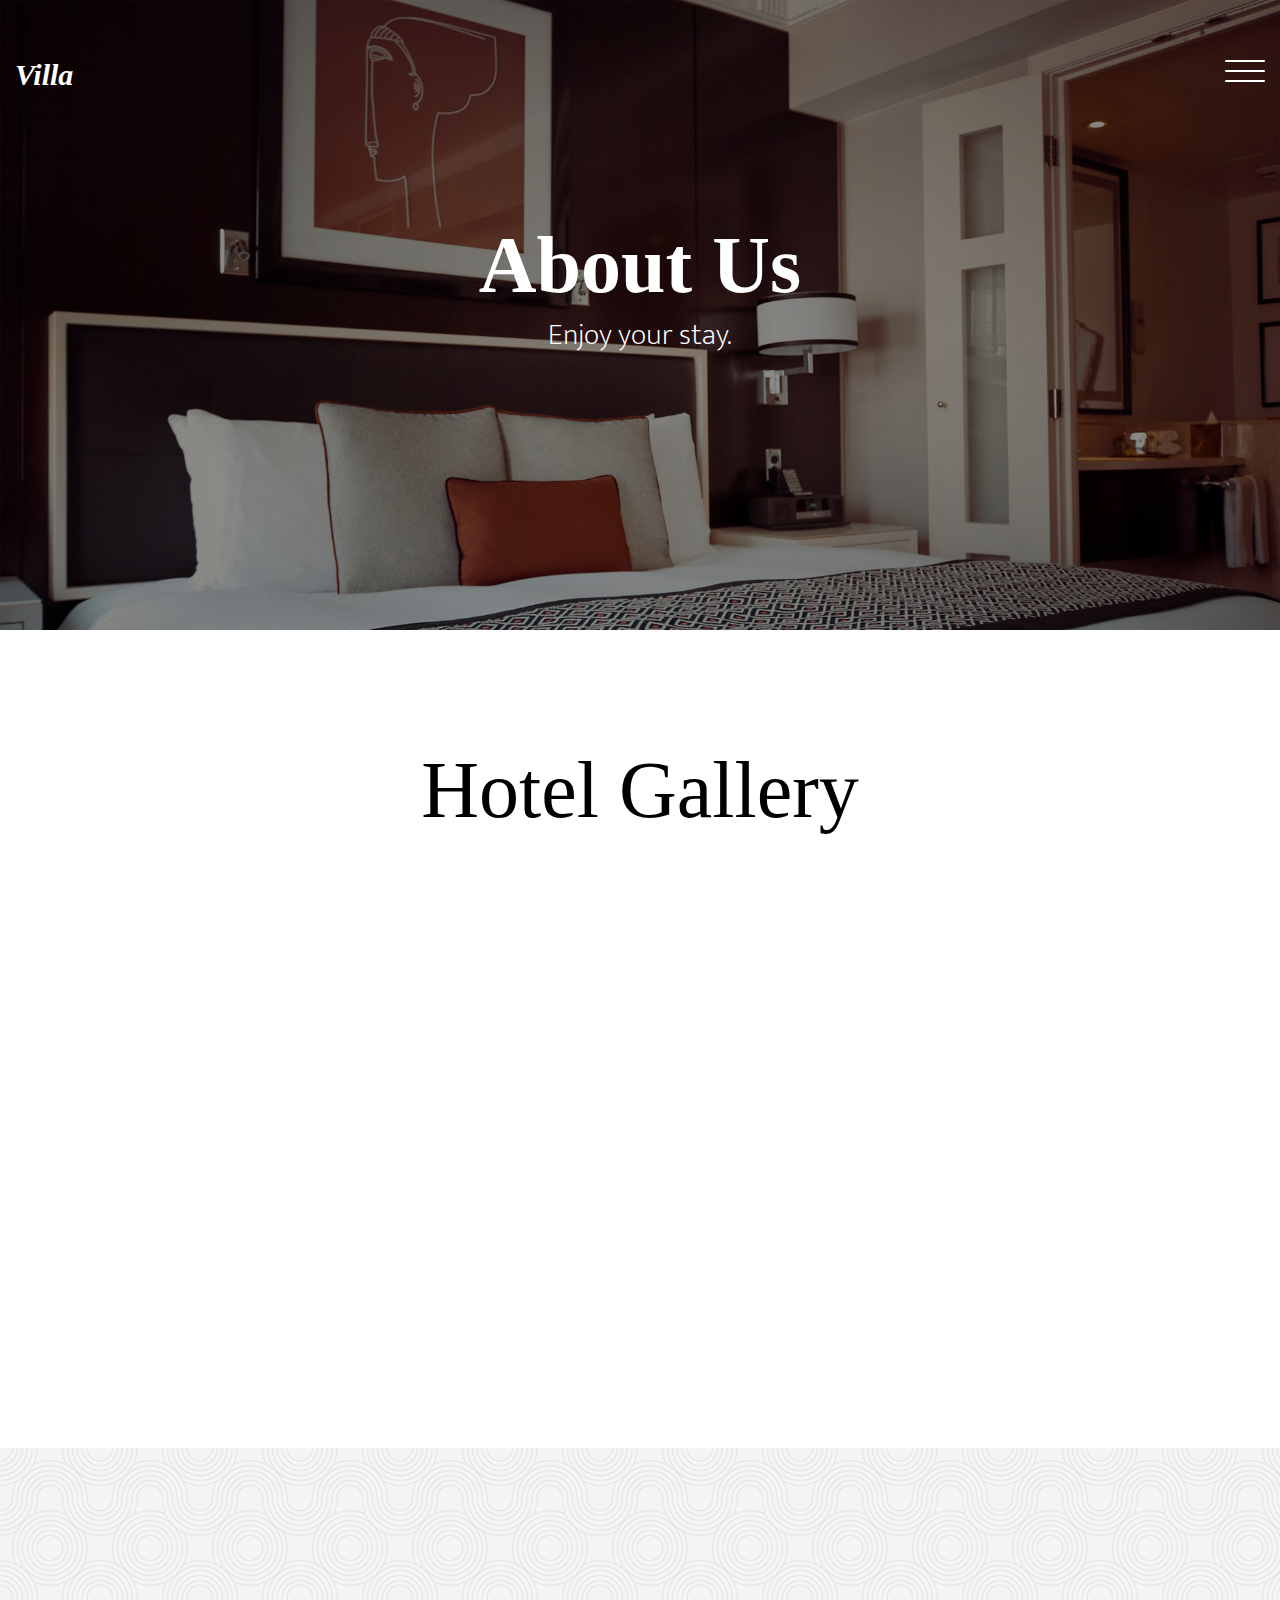
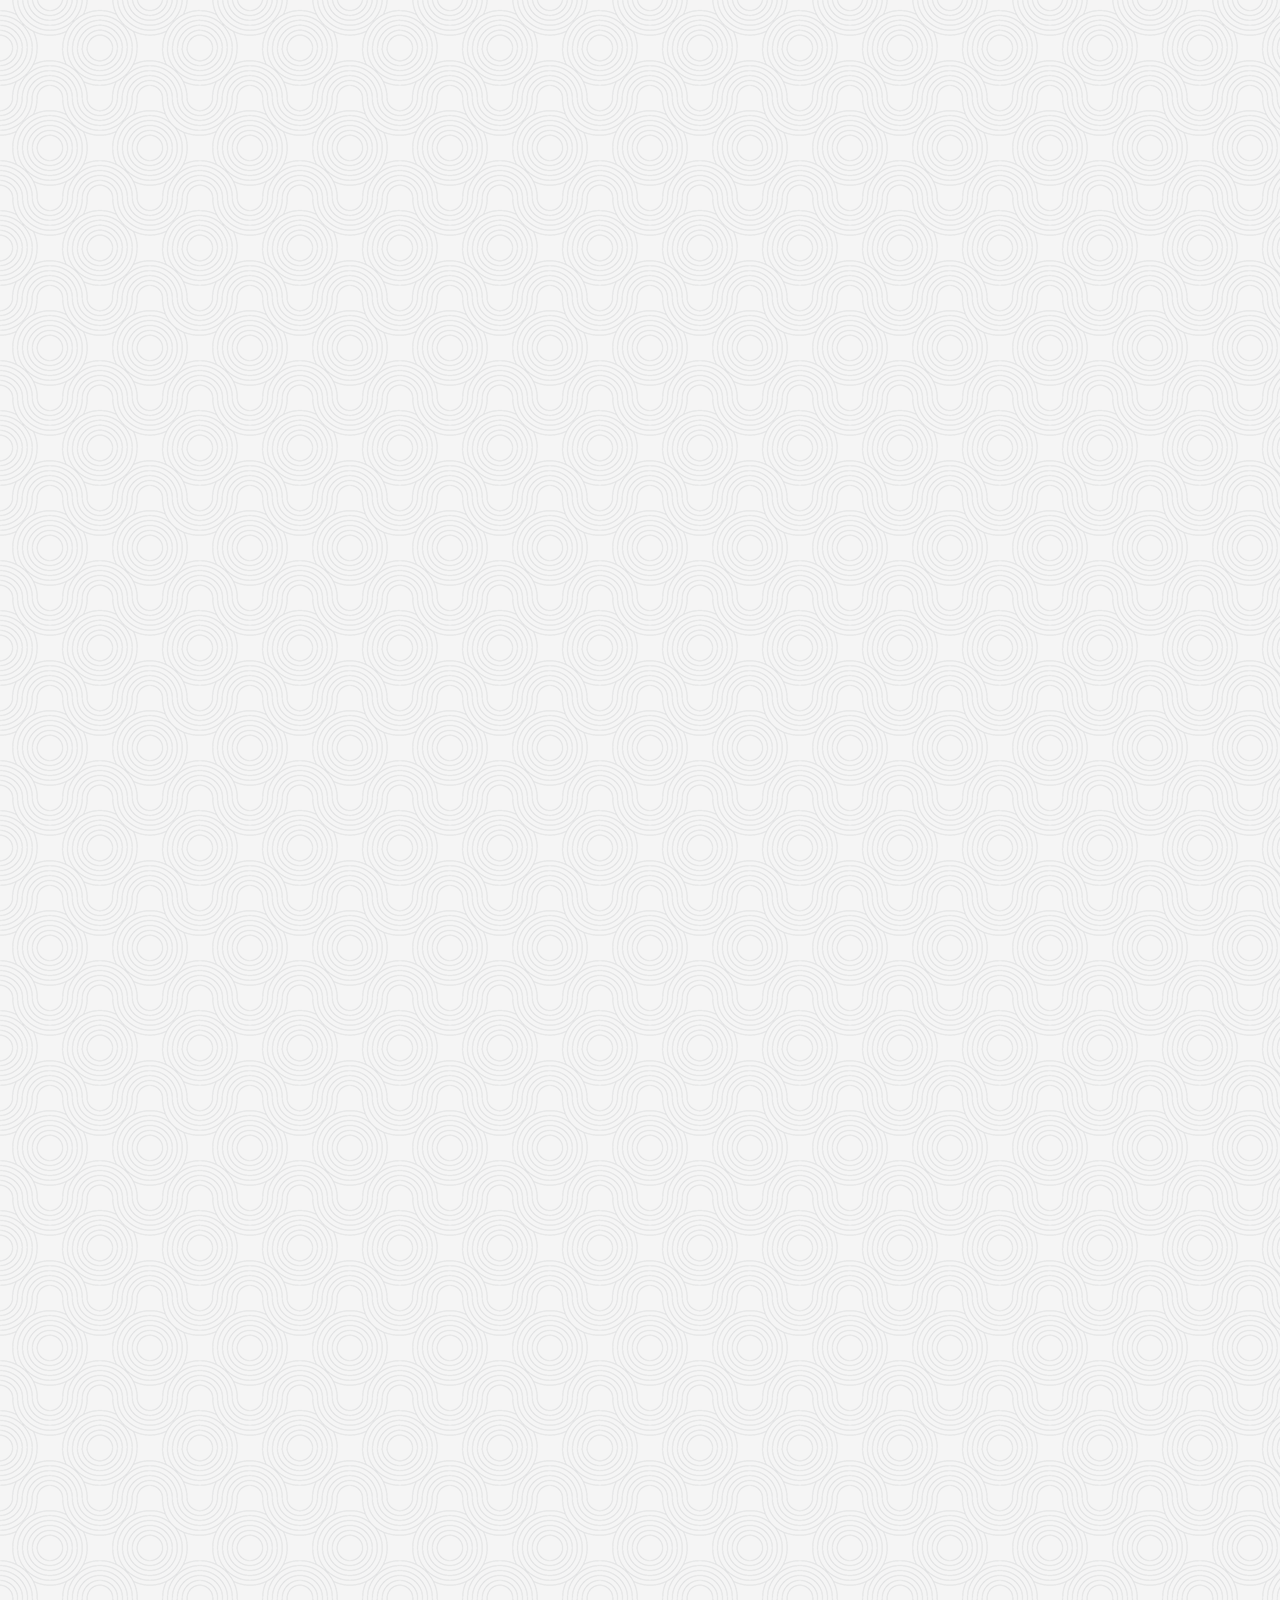
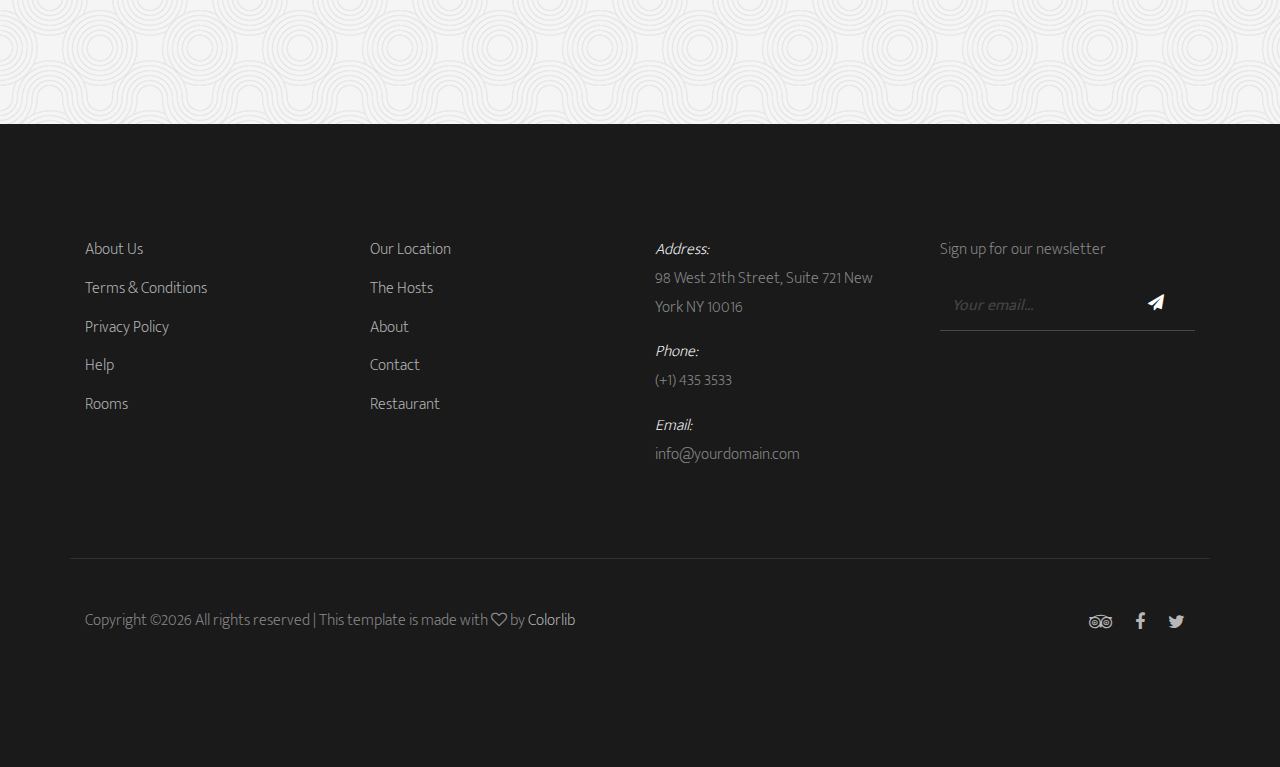
<file: about.html>
<!doctype html>
<html lang="en">
  <head>
    <title>Colorlib Villa</title>
    <meta charset="utf-8">
    <meta name="viewport" content="width=device-width, initial-scale=1, shrink-to-fit=no">

    <link href="https://fonts.googleapis.com/css?family=Mukta+Mahee:200,300,400|Playfair+Display:400,700" rel="stylesheet">

    <link rel="stylesheet" href="css/bootstrap.css">
    <link rel="stylesheet" href="css/animate.css">
    <link rel="stylesheet" href="css/owl.carousel.min.css">
    <link rel="stylesheet" href="css/aos.css">
    
    <link rel="stylesheet" href="fonts/ionicons/css/ionicons.min.css">
    <link rel="stylesheet" href="fonts/fontawesome/css/font-awesome.min.css">

    <!-- Theme Style -->
    <link rel="stylesheet" href="css/style.css">
  </head>
  <body>
    
    <header class="site-header">
      <div class="container-fluid">
        <div class="row">
          <div class="col-4 site-logo" data-aos="fade"><a href="index.html"><em>Villa</em></a></div>
          <div class="col-8">


            <div class="site-menu-toggle js-site-menu-toggle"  data-aos="fade">
              <span></span>
              <span></span>
              <span></span>
            </div>
            <!-- END menu-toggle -->

            <div class="site-navbar js-site-navbar">
              <nav role="navigation">
                <div class="container">
                  <div class="row full-height align-items-center">
                    <div class="col-md-6">
                      <ul class="list-unstyled menu">
                        <li><a href="index.html">Home</a></li>
                        <li><a href="hotel.html">Hotel</a></li>
                        <li class="active"><a href="about.html">About</a></li>
                        <li><a href="blog.html">Blog</a></li>
                        <li><a href="contact.html">Contact</a></li>
                      </ul>
                    </div>
                    <div class="col-md-6 extra-info">
                      <div class="row">
                        <div class="col-md-6 mb-5">
                          <h3>Contact Info</h3>
                          <p>98 West 21th Street, Suite 721 <br> New York NY 10016</p>
                          <p>info@yourdomain.com</p>
                          <p>(+1) 435 3533</p>
                          
                        </div>
                        <div class="col-md-6">
                          <h3>Connect With Us</h3>
                          <ul class="list-unstyled">
                            <li><a href="#">Twitter</a></li>
                            <li><a href="#">Facebook</a></li>
                            <li><a href="#">Instagram</a></li>
                          </ul>
                        </div>
                      </div>
                    </div>
                  </div>
                </div>
              </nav>
            </div>
          </div>
        </div>
      </div>
    </header>
    <!-- END head -->

    <section class="site-hero overlay page-inside" style="background-image: url(img/hero_2.jpg)">
      <div class="container">
        <div class="row site-hero-inner justify-content-center align-items-center">
          <div class="col-md-10 text-center">
            <h1 class="heading" data-aos="fade-up">About Us</h1>
            <p class="sub-heading mb-5" data-aos="fade-up" data-aos-delay="100">Enjoy your stay.</p>
          </div>
        </div>
        <!-- <a href="#" class="scroll-down">Scroll Down</a> -->
      </div>
    </section>
    <!-- END section -->

    

    <section class="section slider-section">
      <div class="container">
        <div class="row justify-content-center text-center mb-5">
          <div class="col-md-8">
            <h2 class="heading" data-aos="fade-up">Hotel Gallery</h2>
            <p class="lead" data-aos="fade-up" data-aos-delay="100">Lorem ipsum dolor sit amet, consectetur adipisicing elit. In dolor, iusto doloremque quo odio repudiandae sunt eveniet? Enim facilis laborum voluptate id porro, culpa maiores quis, blanditiis laboriosam alias. Sed.</p>
          </div>
        </div>
        <div class="row">
          <div class="col-md-12">
            <div class="home-slider major-caousel owl-carousel mb-5" data-aos="fade-up" data-aos-delay="200">
              <div class="slider-item">
                <img src="img/slider-1.jpg" alt="Image placeholder" class="img-fluid">
              </div>
              <div class="slider-item">
                <img src="img/slider-2.jpg" alt="Image placeholder" class="img-fluid">
              </div>
              <div class="slider-item">
                <img src="img/slider-3.jpg" alt="Image placeholder" class="img-fluid">
              </div>
              <div class="slider-item">
                <img src="img/slider-4.jpg" alt="Image placeholder" class="img-fluid">
              </div>
              <div class="slider-item">
                <img src="img/slider-5.jpg" alt="Image placeholder" class="img-fluid">
              </div>
              <div class="slider-item">
                <img src="img/slider-6.jpg" alt="Image placeholder" class="img-fluid">
              </div>
            </div>
            <!-- END slider -->
          </div>

          <div class="col-md-12 text-center"><a href="#" class="">View More Photos</a></div>
        
        </div>
      </div>
    </section>
    <!-- END section -->
    
    <section class="section blog-post-entry bg-pattern">
      <div class="container">
        <div class="row justify-content-center text-center mb-5">
          <div class="col-md-8">
            <h2 class="heading" data-aos="fade-up">Leadership</h2>
            <p class="lead" data-aos="fade-up">Lorem ipsum dolor sit amet, consectetur adipisicing elit. In dolor, iusto doloremque quo odio repudiandae sunt eveniet? Enim facilis laborum voluptate id porro, culpa maiores quis, blanditiis laboriosam alias. Sed.</p>
          </div>
        </div>
        <div class="row">
          <div class="col-lg-4 col-md-6 col-sm-6 col-12 post" data-aos="fade-up" data-aos-delay="100">

            <div class="media media-custom d-block mb-4">
              <a href="#" class="mb-4 d-block"><img src="img/person_3.jpg" alt="Image placeholder" class="img-fluid"></a>
              <div class="media-body">
                <span class="meta-post">CEO, Co-Founder</span>
                <h2 class="mt-0 mb-3"><a href="#">Vince Richardson</a></h2>
              </div>
            </div>

          </div>
          <div class="col-lg-4 col-md-6 col-sm-6 col-12 post" data-aos="fade-up" data-aos-delay="200">
            <div class="media media-custom d-block mb-4">
              <a href="#" class="mb-4 d-block"><img src="img/person_1.jpg" alt="Image placeholder" class="img-fluid"></a>
              <div class="media-body">
                <span class="meta-post">CTO, Co-Founder</span>
                <h2 class="mt-0 mb-3"><a href="#">Jean Love</a></h2>
              </div>
            </div>
          </div>
          <div class="col-lg-4 col-md-6 col-sm-6 col-12 post" data-aos="fade-up" data-aos-delay="300">
            <div class="media media-custom d-block mb-4">
              <a href="#" class="mb-4 d-block"><img src="img/person_2.jpg" alt="Image placeholder" class="img-fluid"></a>
              <div class="media-body">
                <span class="meta-post">Marketer, Co-Founder</span>
                <h2 class="mt-0 mb-3"><a href="#">Jeff Stark</a></h2>
              </div>
            </div>
          </div>

          <div class="col-lg-4 col-md-6 col-sm-6 col-12 post" data-aos="fade-up" data-aos-delay="100">

            <div class="media media-custom d-block mb-4">
              <a href="#" class="mb-4 d-block"><img src="img/person_3.jpg" alt="Image placeholder" class="img-fluid"></a>
              <div class="media-body">
                <span class="meta-post">CEO, Co-Founder</span>
                <h2 class="mt-0 mb-3"><a href="#">Vince Richardson</a></h2>
              </div>
            </div>

          </div>
          <div class="col-lg-4 col-md-6 col-sm-6 col-12 post" data-aos="fade-up" data-aos-delay="200">
            <div class="media media-custom d-block mb-4">
              <a href="#" class="mb-4 d-block"><img src="img/person_1.jpg" alt="Image placeholder" class="img-fluid"></a>
              <div class="media-body">
                <span class="meta-post">CTO, Co-Founder</span>
                <h2 class="mt-0 mb-3"><a href="#">Jean Love</a></h2>
              </div>
            </div>
          </div>
          <div class="col-lg-4 col-md-6 col-sm-6 col-12 post" data-aos="fade-up" data-aos-delay="300">
            <div class="media media-custom d-block mb-4">
              <a href="#" class="mb-4 d-block"><img src="img/person_2.jpg" alt="Image placeholder" class="img-fluid"></a>
              <div class="media-body">
                <span class="meta-post">Marketer, Co-Founder</span>
                <h2 class="mt-0 mb-3"><a href="#">Jeff Stark</a></h2>
              </div>
            </div>
          </div>
        </div>
      </div>
    </section>
    <footer class="section footer-section">
      <div class="container">
        <div class="row mb-4">
          <div class="col-md-3 mb-5">
            <ul class="list-unstyled link">
              <li><a href="#">About Us</a></li>
              <li><a href="#">Terms &amp; Conditions</a></li>
              <li><a href="#">Privacy Policy</a></li>
              <li><a href="#">Help</a></li>
             <li><a href="#">Rooms</a></li>
            </ul>
          </div>
          <div class="col-md-3 mb-5">
            <ul class="list-unstyled link">
              <li><a href="#">Our Location</a></li>
              <li><a href="#">The Hosts</a></li>
              <li><a href="#">About</a></li>
              <li><a href="#">Contact</a></li>
              <li><a href="#">Restaurant</a></li>
            </ul>
          </div>
          <div class="col-md-3 mb-5 pr-md-5 contact-info">
            <p><span class="d-block">Address:</span> <span> 98 West 21th Street, Suite 721 New York NY 10016</span></p>
            <p><span class="d-block">Phone:</span> <span> (+1) 435 3533</span></p>
            <p><span class="d-block">Email:</span> <span> info@yourdomain.com</span></p>
          </div>
          <div class="col-md-3 mb-5">
            <p>Sign up for our newsletter</p>
            <form action="#" class="footer-newsletter">
              <div class="form-group">
                <input type="email" class="form-control" placeholder="Your email...">
                <button type="submit" class="btn"><span class="fa fa-paper-plane"></span></button>
              </div>
            </form>
          </div>
        </div>
        <div class="row bordertop pt-5">
          <p class="col-md-6 text-left"><!-- Link back to Colorlib can't be removed. Template is licensed under CC BY 3.0. -->
Copyright &copy;<script>document.write(new Date().getFullYear());</script> All rights reserved | This template is made with <i class="fa fa-heart-o" aria-hidden="true"></i> by <a href="https://colorlib.com" target="_blank">Colorlib</a>
<!-- Link back to Colorlib can't be removed. Template is licensed under CC BY 3.0. --></p>
            
          <p class="col-md-6 text-right social">
            <a href="#"><span class="fa fa-tripadvisor"></span></a>
            <a href="#"><span class="fa fa-facebook"></span></a>
            <a href="#"><span class="fa fa-twitter"></span></a>
          </p>
        </div>
      </div>
    </footer>
    
    <script src="js/jquery-3.2.1.min.js"></script>
    <script src="js/popper.min.js"></script>
    <script src="js/bootstrap.min.js"></script>
    <script src="js/owl.carousel.min.js"></script>
    <script src="js/jquery.waypoints.min.js"></script>
    <script src="js/aos.js"></script>
    <script src="js/main.js"></script>
  </body>
</html>
</file>
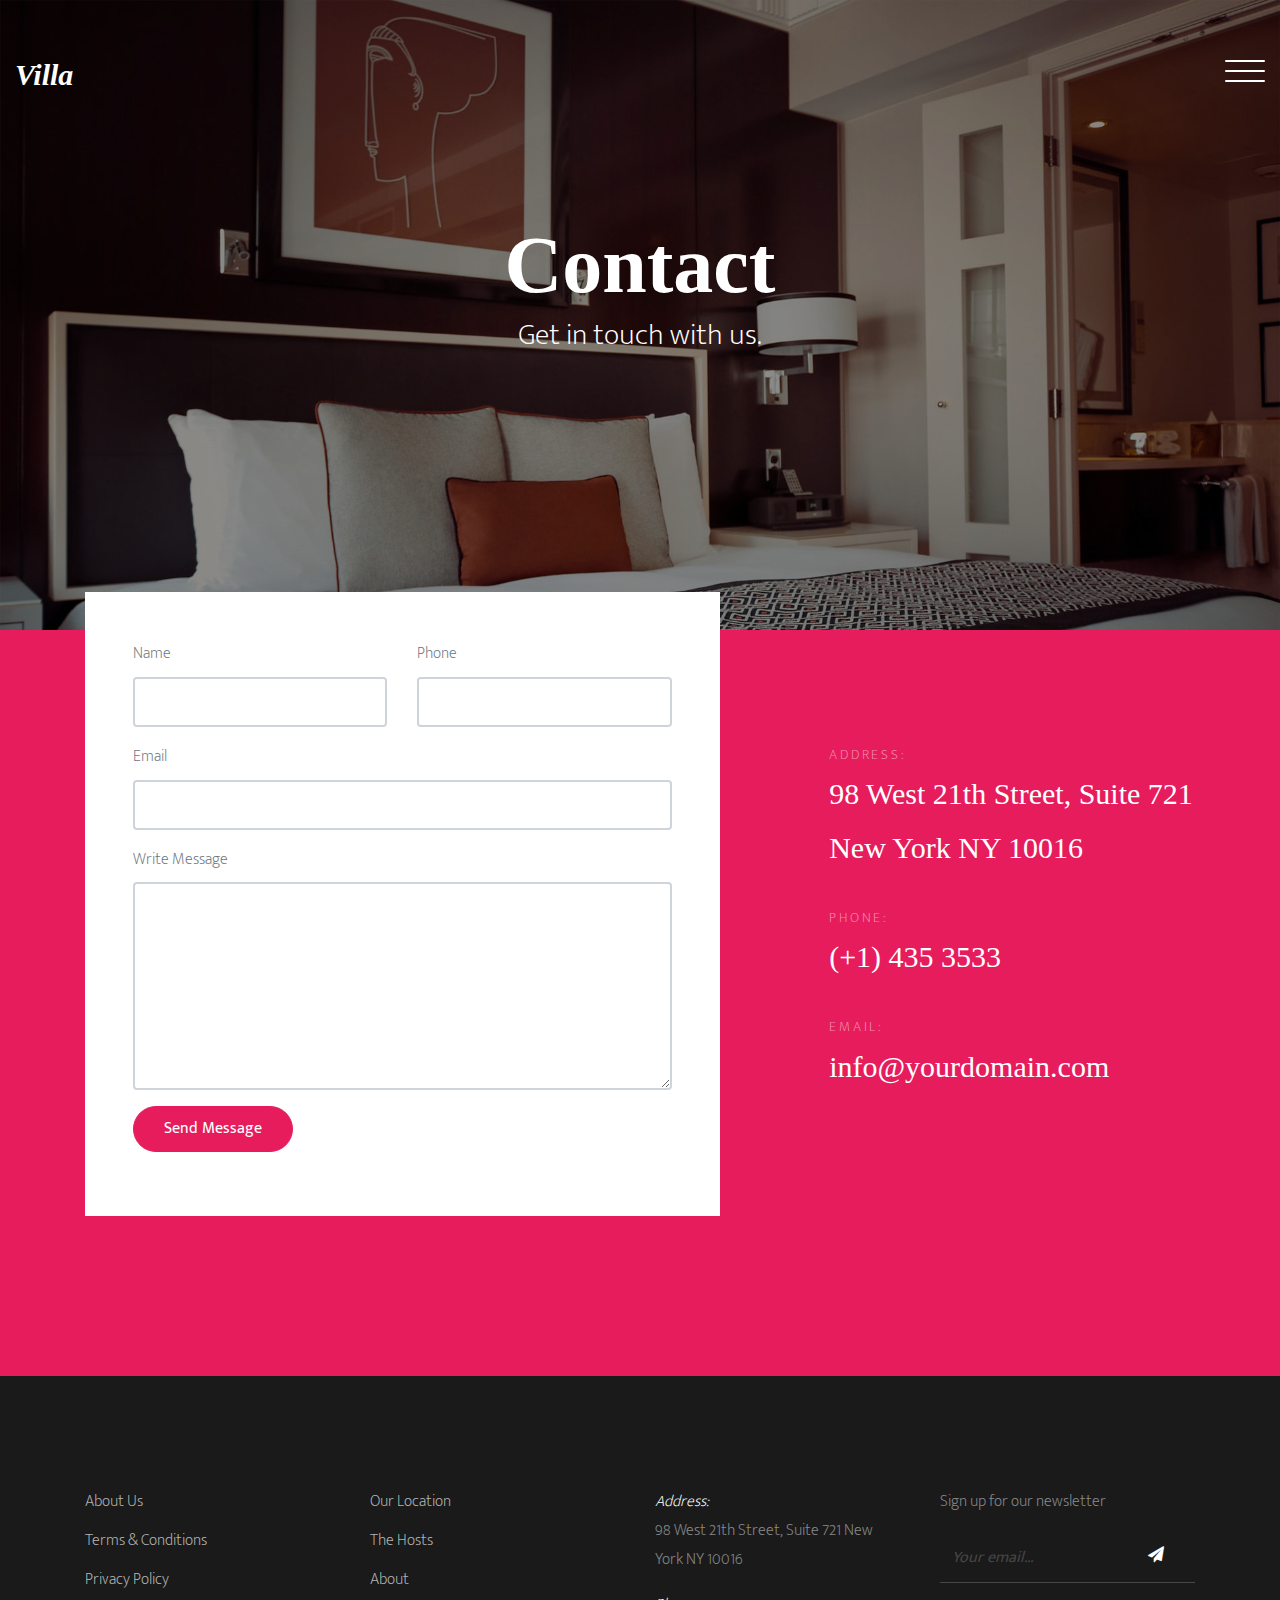
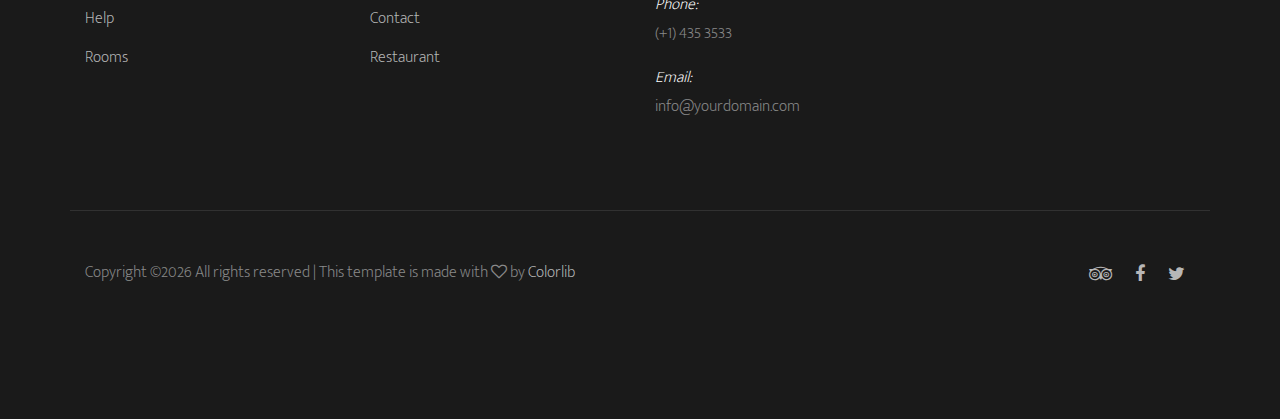
<file: contact.html>
<!doctype html>
<html lang="en">
  <head>
    <title>Colorlib Villa</title>
    <meta charset="utf-8">
    <meta name="viewport" content="width=device-width, initial-scale=1, shrink-to-fit=no">

    <link href="https://fonts.googleapis.com/css?family=Mukta+Mahee:200,300,400|Playfair+Display:400,700" rel="stylesheet">

    <link rel="stylesheet" href="css/bootstrap.css">
    <link rel="stylesheet" href="css/animate.css">
    <link rel="stylesheet" href="css/owl.carousel.min.css">
    <link rel="stylesheet" href="css/aos.css">
    
    <link rel="stylesheet" href="fonts/ionicons/css/ionicons.min.css">
    <link rel="stylesheet" href="fonts/fontawesome/css/font-awesome.min.css">

    <!-- Theme Style -->
    <link rel="stylesheet" href="css/style.css">
  </head>
  <body>
    
    <header class="site-header">
      <div class="container-fluid">
        <div class="row">
          <div class="col-4 site-logo" data-aos="fade"><a href="index.html"><em>Villa</em></a></div>
          <div class="col-8">


            <div class="site-menu-toggle js-site-menu-toggle"  data-aos="fade">
              <span></span>
              <span></span>
              <span></span>
            </div>
            <!-- END menu-toggle -->

            <div class="site-navbar js-site-navbar">
              <nav role="navigation">
                <div class="container">
                  <div class="row full-height align-items-center">
                    <div class="col-md-6">
                      <ul class="list-unstyled menu">
                        <li><a href="index.html">Home</a></li>
                        <li><a href="hotel.html">Hotel</a></li>
                        <li><a href="about.html">About</a></li>
                        <li><a href="blog.html">Blog</a></li>
                        <li class="active"><a href="contact.html">Contact</a></li>
                      </ul>
                    </div>
                    <div class="col-md-6 extra-info">
                      <div class="row">
                        <div class="col-md-6 mb-5">
                          <h3>Contact Info</h3>
                          <p>98 West 21th Street, Suite 721 <br> New York NY 10016</p>
                          <p>info@yourdomain.com</p>
                          <p>(+1) 435 3533</p>
                          
                        </div>
                        <div class="col-md-6">
                          <h3>Connect With Us</h3>
                          <ul class="list-unstyled">
                            <li><a href="#">Twitter</a></li>
                            <li><a href="#">Facebook</a></li>
                            <li><a href="#">Instagram</a></li>
                          </ul>
                        </div>
                      </div>
                    </div>
                  </div>
                </div>
              </nav>
            </div>
          </div>
        </div>
      </div>
    </header>
    <!-- END head -->

    <section class="site-hero overlay page-inside" style="background-image: url(img/hero_2.jpg)">
      <div class="container">
        <div class="row site-hero-inner justify-content-center align-items-center">
          <div class="col-md-10 text-center">
            <h1 class="heading" data-aos="fade-up">Contact</h1>
            <p class="sub-heading mb-5" data-aos="fade-up" data-aos-delay="100">Get in touch with us.</p>
          </div>
        </div>
        <!-- <a href="#" class="scroll-down">Scroll Down</a> -->
      </div>
    </section>
    <!-- END section -->

    
    <section class="section bg-primary contact-section">
      <div class="container">
        <div class="row">
          <div class="col-md-7">
            
            <form action="#" method="post" class="bg-white p-md-5 p-4 mb-5" style="margin-top: -150px;">
              <div class="row">
                <div class="col-md-6 form-group">
                  <label for="name">Name</label>
                  <input type="text" id="name" class="form-control ">
                </div>
                <div class="col-md-6 form-group">
                  <label for="phone">Phone</label>
                  <input type="text" id="phone" class="form-control ">
                </div>
              </div>
          
              <div class="row">
                <div class="col-md-12 form-group">
                  <label for="email">Email</label>
                  <input type="email" id="email" class="form-control ">
                </div>
              </div>
              <div class="row">
                <div class="col-md-12 form-group">
                  <label for="message">Write Message</label>
                  <textarea name="message" id="message" class="form-control " cols="30" rows="8"></textarea>
                </div>
              </div>
              <div class="row">
                <div class="col-md-6 form-group">
                  <input type="submit" value="Send Message" class="btn btn-primary">
                </div>
              </div>
            </form>

          </div>
          <div class="col-md-5">
            <div class="row">
              <div class="col-md-10 ml-auto contact-info">
                <p><span class="d-block">Address:</span> <span> 98 West 21th Street, Suite 721 New York NY 10016</span></p>
                <p><span class="d-block">Phone:</span> <span> (+1) 435 3533</span></p>
                <p><span class="d-block">Email:</span> <span> info@yourdomain.com</span></p>
              </div>
            </div>
          </div>
        </div>
      </div>
    </section>
    
    <footer class="section footer-section">
      <div class="container">
        <div class="row mb-4">
          <div class="col-md-3 mb-5">
            <ul class="list-unstyled link">
              <li><a href="#">About Us</a></li>
              <li><a href="#">Terms &amp; Conditions</a></li>
              <li><a href="#">Privacy Policy</a></li>
              <li><a href="#">Help</a></li>
             <li><a href="#">Rooms</a></li>
            </ul>
          </div>
          <div class="col-md-3 mb-5">
            <ul class="list-unstyled link">
              <li><a href="#">Our Location</a></li>
              <li><a href="#">The Hosts</a></li>
              <li><a href="#">About</a></li>
              <li><a href="#">Contact</a></li>
              <li><a href="#">Restaurant</a></li>
            </ul>
          </div>
          <div class="col-md-3 mb-5 pr-md-5 contact-info">
            <p><span class="d-block">Address:</span> <span> 98 West 21th Street, Suite 721 New York NY 10016</span></p>
            <p><span class="d-block">Phone:</span> <span> (+1) 435 3533</span></p>
            <p><span class="d-block">Email:</span> <span> info@yourdomain.com</span></p>
          </div>
          <div class="col-md-3 mb-5">
            <p>Sign up for our newsletter</p>
            <form action="#" class="footer-newsletter">
              <div class="form-group">
                <input type="email" class="form-control" placeholder="Your email...">
                <button type="submit" class="btn"><span class="fa fa-paper-plane"></span></button>
              </div>
            </form>
          </div>
        </div>
        <div class="row bordertop pt-5">
          <p class="col-md-6 text-left"><!-- Link back to Colorlib can't be removed. Template is licensed under CC BY 3.0. -->
Copyright &copy;<script>document.write(new Date().getFullYear());</script> All rights reserved | This template is made with <i class="fa fa-heart-o" aria-hidden="true"></i> by <a href="https://colorlib.com" target="_blank">Colorlib</a>
<!-- Link back to Colorlib can't be removed. Template is licensed under CC BY 3.0. --></p>
          <p class="col-md-6 text-right social">
            <a href="#"><span class="fa fa-tripadvisor"></span></a>
            <a href="#"><span class="fa fa-facebook"></span></a>
            <a href="#"><span class="fa fa-twitter"></span></a>
          </p>
        </div>
      </div>
    </footer>
    
    <script src="js/jquery-3.2.1.min.js"></script>
    <script src="js/popper.min.js"></script>
    <script src="js/bootstrap.min.js"></script>
    <script src="js/owl.carousel.min.js"></script>
    <script src="js/jquery.waypoints.min.js"></script>
    <script src="js/aos.js"></script>
    <script src="js/main.js"></script>
  </body>
</html>
</file>
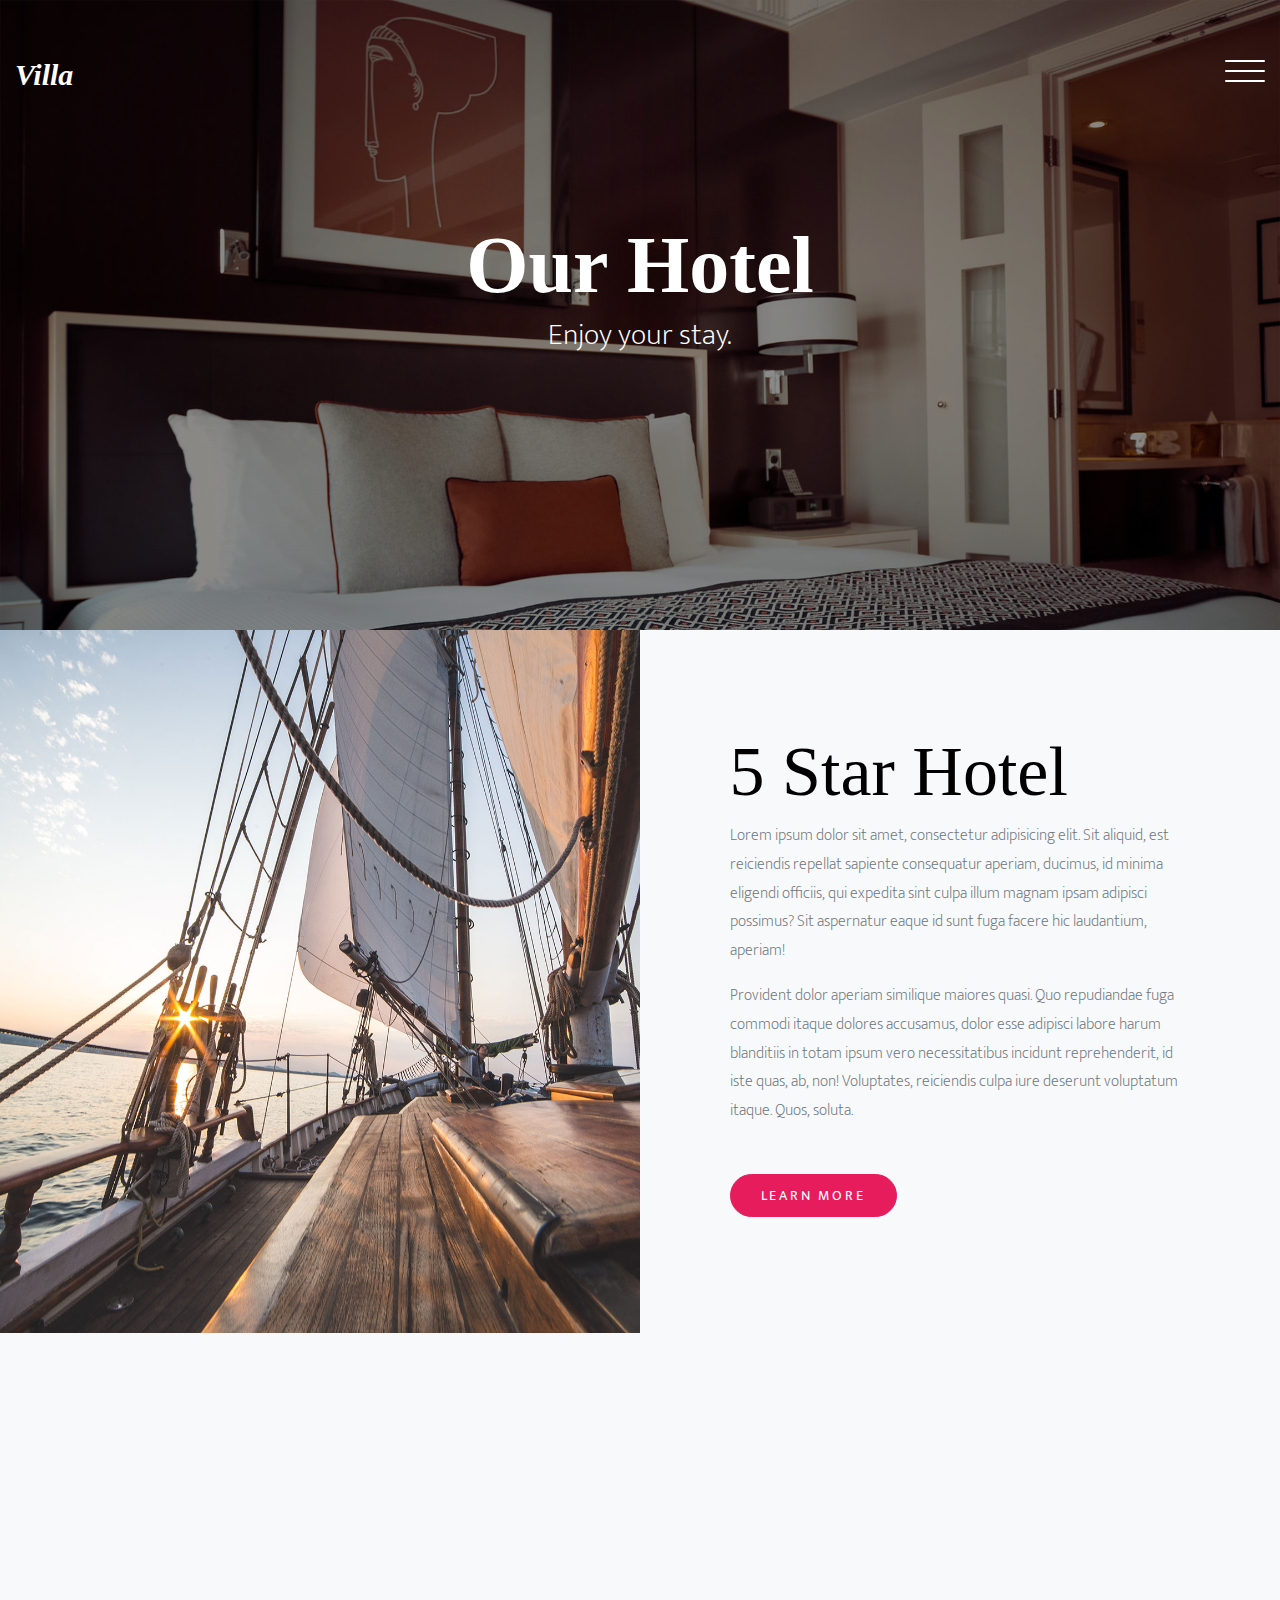
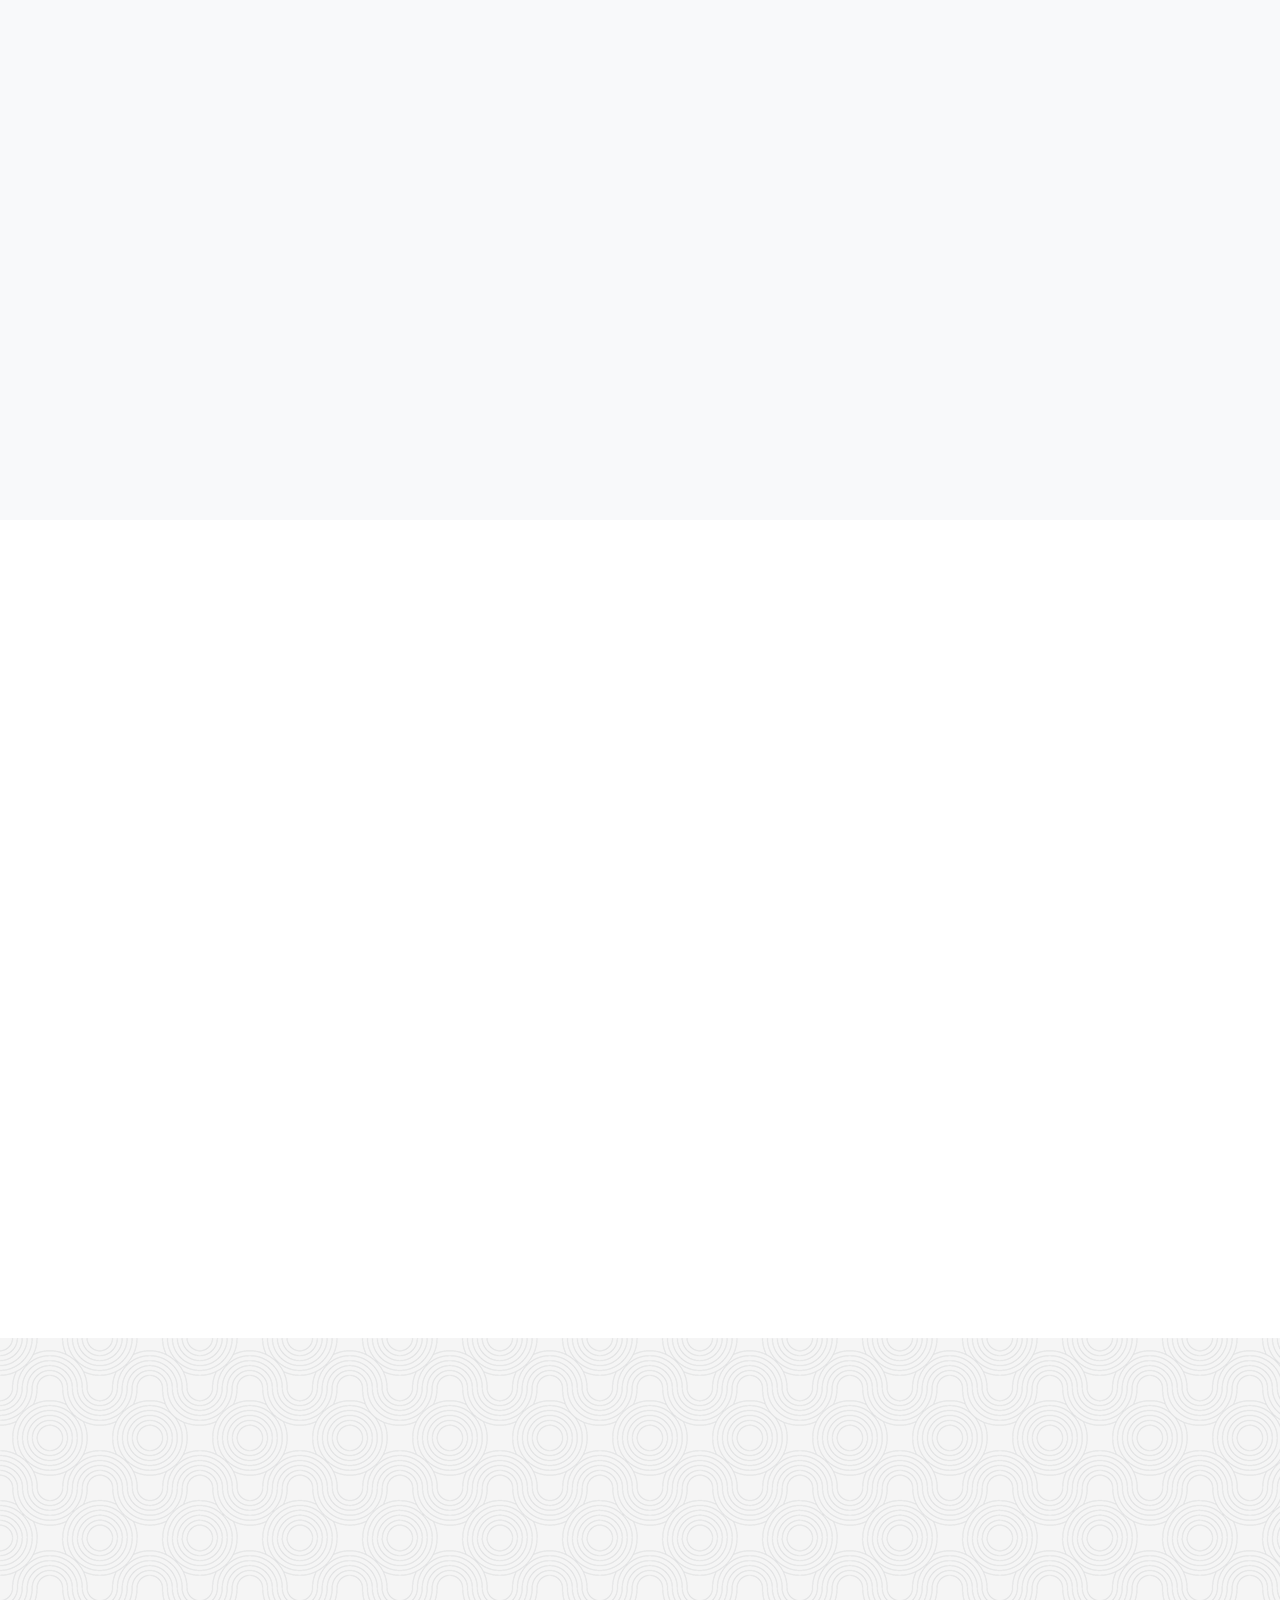
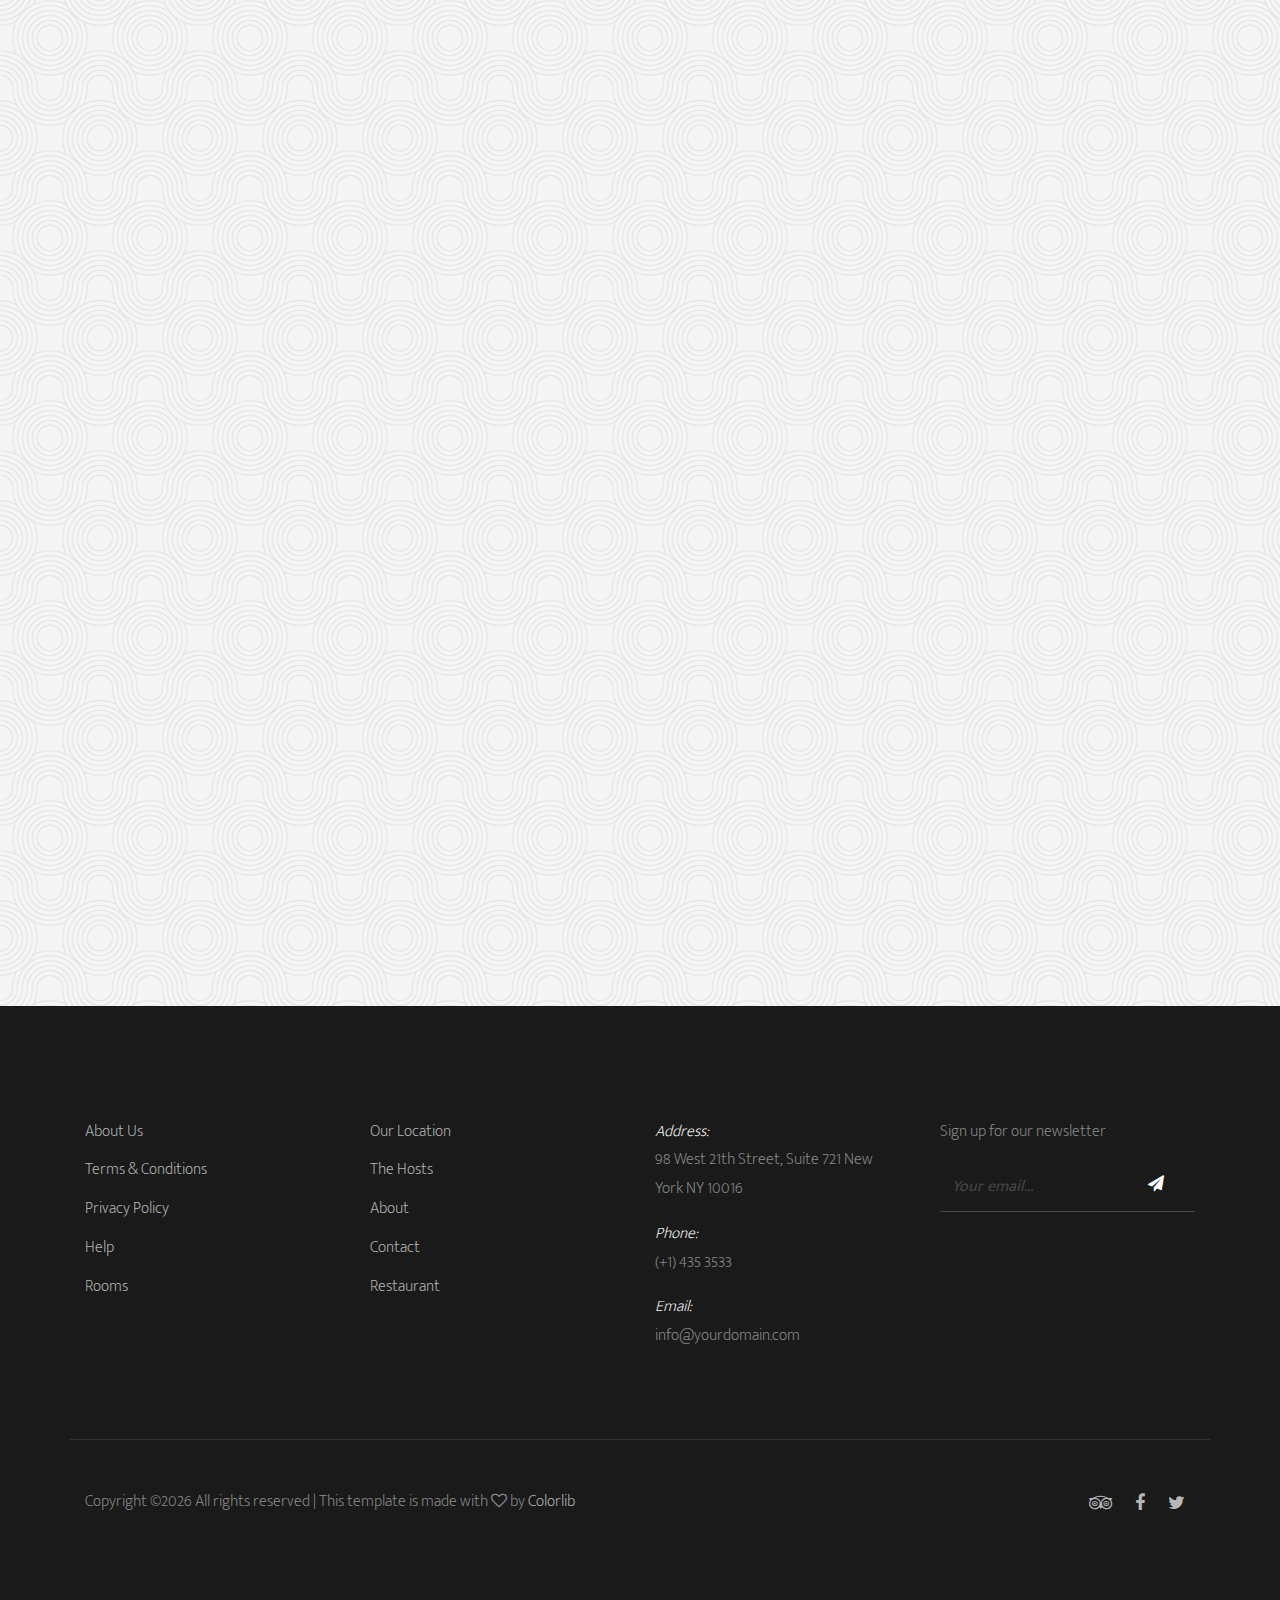
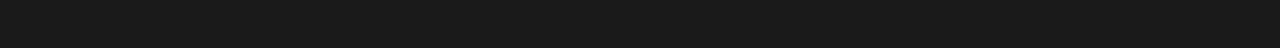
<file: hotel.html>
<!doctype html>
<html lang="en">
  <head>
    <title>Colorlib Villa</title>
    <meta charset="utf-8">
    <meta name="viewport" content="width=device-width, initial-scale=1, shrink-to-fit=no">

    <link href="https://fonts.googleapis.com/css?family=Mukta+Mahee:200,300,400|Playfair+Display:400,700" rel="stylesheet">

    <link rel="stylesheet" href="css/bootstrap.css">
    <link rel="stylesheet" href="css/animate.css">
    <link rel="stylesheet" href="css/owl.carousel.min.css">
    <link rel="stylesheet" href="css/aos.css">
    
    <link rel="stylesheet" href="fonts/ionicons/css/ionicons.min.css">
    <link rel="stylesheet" href="fonts/fontawesome/css/font-awesome.min.css">

    <!-- Theme Style -->
    <link rel="stylesheet" href="css/style.css">
  </head>
  <body>
    
    <header class="site-header">
      <div class="container-fluid">
        <div class="row">
          <div class="col-4 site-logo" data-aos="fade"><a href="index.html"><em>Villa</em></a></div>
          <div class="col-8">


            <div class="site-menu-toggle js-site-menu-toggle"  data-aos="fade">
              <span></span>
              <span></span>
              <span></span>
            </div>
            <!-- END menu-toggle -->

            <div class="site-navbar js-site-navbar">
              <nav role="navigation">
                <div class="container">
                  <div class="row full-height align-items-center">
                    <div class="col-md-6">
                      <ul class="list-unstyled menu">
                        <li><a href="index.html">Home</a></li>
                        <li class="active"><a href="hotel.html">Hotel</a></li>
                        <li><a href="about.html">About</a></li>
                        <li><a href="blog.html">Blog</a></li>
                        <li><a href="contact.html">Contact</a></li>
                      </ul>
                    </div>
                    <div class="col-md-6 extra-info">
                      <div class="row">
                        <div class="col-md-6 mb-5">
                          <h3>Contact Info</h3>
                          <p>98 West 21th Street, Suite 721 <br> New York NY 10016</p>
                          <p>info@yourdomain.com</p>
                          <p>(+1) 435 3533</p>
                          
                        </div>
                        <div class="col-md-6">
                          <h3>Connect With Us</h3>
                          <ul class="list-unstyled">
                            <li><a href="#">Twitter</a></li>
                            <li><a href="#">Facebook</a></li>
                            <li><a href="#">Instagram</a></li>
                          </ul>
                        </div>
                      </div>
                    </div>
                  </div>
                </div>
              </nav>
            </div>
          </div>
        </div>
      </div>
    </header>
    <!-- END head -->

    <section class="site-hero overlay page-inside" style="background-image: url(img/hero_2.jpg)">
      <div class="container">
        <div class="row site-hero-inner justify-content-center align-items-center">
          <div class="col-md-10 text-center">
            <h1 class="heading" data-aos="fade-up">Our Hotel</h1>
            <p class="sub-heading mb-5" data-aos="fade-up" data-aos-delay="100">Enjoy your stay.</p>
          </div>
        </div>
        <!-- <a href="#" class="scroll-down">Scroll Down</a> -->
      </div>
    </section>
    <!-- END section -->

    <section class="bg-light">
      <div class="half d-md-flex d-block">
        <div class="image" data-aos="fade" style="background-image: url('img/hero_1.jpg');"></div>
        <div class="text" data-aos="fade-right" data-aos-delay="200">
          <h2>5 Star Hotel</h2>
          
          <p>Lorem ipsum dolor sit amet, consectetur adipisicing elit. Sit aliquid, est reiciendis repellat sapiente consequatur aperiam, ducimus, id minima eligendi officiis, qui expedita sint culpa illum magnam ipsam adipisci possimus? Sit aspernatur eaque id sunt fuga facere hic laudantium, aperiam!</p>
          <p>Provident dolor aperiam similique maiores quasi. Quo repudiandae fuga commodi itaque dolores accusamus, dolor esse adipisci labore harum blanditiis in totam ipsum vero necessitatibus incidunt reprehenderit, id iste quas, ab, non! Voluptates, reiciendis culpa iure deserunt voluptatum itaque. Quos, soluta.</p>
          
          <p class="mt-5"><a href="#" class="btn btn-primary uppercase">Learn More</a></p>
        </div>
      </div>

      <div class="half d-md-flex d-block">
        <div class="image order-2" data-aos="fade"  style="background-image: url('img/hero_2.jpg');"></div>
        <div class="text" data-aos="fade-left" data-aos-delay="200">
          <h2>Presidential Room</h2>
          
          <p>Lorem ipsum dolor sit amet, consectetur adipisicing elit. Sit aliquid, est reiciendis repellat sapiente consequatur aperiam, ducimus, id minima eligendi officiis, qui expedita sint culpa illum magnam ipsam adipisci possimus? Sit aspernatur eaque id sunt fuga facere hic laudantium, aperiam!</p>
          <p>Provident dolor aperiam similique maiores quasi. Quo repudiandae fuga commodi itaque dolores accusamus, dolor esse adipisci labore harum blanditiis in totam ipsum vero necessitatibus incidunt reprehenderit, id iste quas, ab, non! Voluptates, reiciendis culpa iure deserunt voluptatum itaque. Quos, soluta.</p>
          
          <p class="mt-5"><a href="#" class="btn btn-primary uppercase">Learn More</a></p>
        </div>
      </div>

    </section>
    <!-- END section -->

    <section class="section slider-section">
      <div class="container">
        <div class="row justify-content-center text-center mb-5">
          <div class="col-md-8">
            <h2 class="heading" data-aos="fade-up">Hotel Gallery</h2>
            <p class="lead" data-aos="fade-up" data-aos-delay="100">Lorem ipsum dolor sit amet, consectetur adipisicing elit. In dolor, iusto doloremque quo odio repudiandae sunt eveniet? Enim facilis laborum voluptate id porro, culpa maiores quis, blanditiis laboriosam alias. Sed.</p>
          </div>
        </div>
        <div class="row">
          <div class="col-md-12">
            <div class="home-slider major-caousel owl-carousel mb-5" data-aos="fade-up" data-aos-delay="200">
              <div class="slider-item">
                <img src="img/slider-1.jpg" alt="Image placeholder" class="img-fluid">
              </div>
              <div class="slider-item">
                <img src="img/slider-2.jpg" alt="Image placeholder" class="img-fluid">
              </div>
              <div class="slider-item">
                <img src="img/slider-3.jpg" alt="Image placeholder" class="img-fluid">
              </div>
              <div class="slider-item">
                <img src="img/slider-4.jpg" alt="Image placeholder" class="img-fluid">
              </div>
              <div class="slider-item">
                <img src="img/slider-5.jpg" alt="Image placeholder" class="img-fluid">
              </div>
              <div class="slider-item">
                <img src="img/slider-6.jpg" alt="Image placeholder" class="img-fluid">
              </div>
            </div>
            <!-- END slider -->
          </div>

          <div class="col-md-12 text-center"><a href="#" class="">View More Photos</a></div>
        
        </div>
      </div>
    </section>
    <!-- END section -->
    
    <section class="section blog-post-entry bg-pattern">
      <div class="container">
        <div class="row justify-content-center text-center mb-5">
          <div class="col-md-8">
            <h2 class="heading" data-aos="fade-up">More Hotel Features</h2>
            <p class="lead" data-aos="fade-up">Lorem ipsum dolor sit amet, consectetur adipisicing elit. In dolor, iusto doloremque quo odio repudiandae sunt eveniet? Enim facilis laborum voluptate id porro, culpa maiores quis, blanditiis laboriosam alias. Sed.</p>
          </div>
        </div>
        <div class="row">
          <div class="col-lg-4 col-md-6 col-sm-6 col-12 post" data-aos="fade-up" data-aos-delay="100">

            <div class="media media-custom d-block mb-4">
              <a href="#" class="mb-4 d-block"><img src="img/img_1.jpg" alt="Image placeholder" class="img-fluid"></a>
              <div class="media-body">
                <h2 class="mt-0 mb-3"><a href="#">Five Reasons to Stay at Villa Resort</a></h2>
              </div>
            </div>

          </div>
          <div class="col-lg-4 col-md-6 col-sm-6 col-12 post" data-aos="fade-up" data-aos-delay="200">
            <div class="media media-custom d-block mb-4">
              <a href="#" class="mb-4 d-block"><img src="img/img_2.jpg" alt="Image placeholder" class="img-fluid"></a>
              <div class="media-body">
                <h2 class="mt-0 mb-3"><a href="#">Five Reasons to Stay at Villa Resort</a></h2>
              </div>
            </div>
          </div>
          <div class="col-lg-4 col-md-6 col-sm-6 col-12 post" data-aos="fade-up" data-aos-delay="300">
            <div class="media media-custom d-block mb-4">
              <a href="#" class="mb-4 d-block"><img src="img/img_3.jpg" alt="Image placeholder" class="img-fluid"></a>
              <div class="media-body">
                <h2 class="mt-0 mb-3"><a href="#">Five Reasons to Stay at Villa Resort</a></h2>
              </div>
            </div>
          </div>
        </div>
      </div>
    </section>
    <footer class="section footer-section">
      <div class="container">
        <div class="row mb-4">
          <div class="col-md-3 mb-5">
            <ul class="list-unstyled link">
              <li><a href="#">About Us</a></li>
              <li><a href="#">Terms &amp; Conditions</a></li>
              <li><a href="#">Privacy Policy</a></li>
              <li><a href="#">Help</a></li>
             <li><a href="#">Rooms</a></li>
            </ul>
          </div>
          <div class="col-md-3 mb-5">
            <ul class="list-unstyled link">
              <li><a href="#">Our Location</a></li>
              <li><a href="#">The Hosts</a></li>
              <li><a href="#">About</a></li>
              <li><a href="#">Contact</a></li>
              <li><a href="#">Restaurant</a></li>
            </ul>
          </div>
          <div class="col-md-3 mb-5 pr-md-5 contact-info">
            <p><span class="d-block">Address:</span> <span> 98 West 21th Street, Suite 721 New York NY 10016</span></p>
            <p><span class="d-block">Phone:</span> <span> (+1) 435 3533</span></p>
            <p><span class="d-block">Email:</span> <span> info@yourdomain.com</span></p>
          </div>
          <div class="col-md-3 mb-5">
            <p>Sign up for our newsletter</p>
            <form action="#" class="footer-newsletter">
              <div class="form-group">
                <input type="email" class="form-control" placeholder="Your email...">
                <button type="submit" class="btn"><span class="fa fa-paper-plane"></span></button>
              </div>
            </form>
          </div>
        </div>
        <div class="row bordertop pt-5">
          <p class="col-md-6 text-left"><!-- Link back to Colorlib can't be removed. Template is licensed under CC BY 3.0. -->
Copyright &copy;<script>document.write(new Date().getFullYear());</script> All rights reserved | This template is made with <i class="fa fa-heart-o" aria-hidden="true"></i> by <a href="https://colorlib.com" target="_blank">Colorlib</a>
<!-- Link back to Colorlib can't be removed. Template is licensed under CC BY 3.0. --></p>
            
          <p class="col-md-6 text-right social">
            <a href="#"><span class="fa fa-tripadvisor"></span></a>
            <a href="#"><span class="fa fa-facebook"></span></a>
            <a href="#"><span class="fa fa-twitter"></span></a>
          </p>
        </div>
      </div>
    </footer>
    
    <script src="js/jquery-3.2.1.min.js"></script>
    <script src="js/popper.min.js"></script>
    <script src="js/bootstrap.min.js"></script>
    <script src="js/owl.carousel.min.js"></script>
    <script src="js/jquery.waypoints.min.js"></script>
    <script src="js/aos.js"></script>
    <script src="js/main.js"></script>
  </body>
</html>
</file>
<file: css/style.css>
body {
  background: #fff;
  font-family: "Mukta Mahee", arial, sans-serif;
  font-weight: 200;
  font-size: 16px;
  line-height: 1.8;
  color: #6c757d;
}

::-moz-selection {
  color: #fff;
  background: #e61c5d;
}

::selection {
  color: #fff;
  background: #e61c5d;
}

a {
  -webkit-transition: .3s all ease;
  -o-transition: .3s all ease;
  transition: .3s all ease;
  text-decoration: none;
}

a:hover {
  text-decoration: none;
}

h1, h2, h3, h4, h5 {
  color: #000;
  font-family: "Playfair+Display", times, serif;
}

.container-fluid {
  max-width: 1600px;
}

.btn {
  padding-left: 30px;
  padding-right: 30px;
  padding-top: 10px;
  padding-bottom: 10px;
  border-radius: 50px;
}

.btn.uppercase {
  text-transform: uppercase;
  font-size: 14px;
  letter-spacing: .2em;
}

.btn, .form-control {
  outline: none;
  -webkit-box-shadow: none !important;
  box-shadow: none !important;
}

.btn:focus, .btn:active, .form-control:focus, .form-control:active {
  outline: none;
}

.form-control {
  -webkit-box-shadow: none !important;
  box-shadow: none !important;
  height: 50px;
  border-width: 2px;
}

textarea.form-control {
  height: inherit;
}

.site-header {
  position: absolute;
  top: 0;
  width: 100%;
  padding: 60px 0;
  z-index: 2;
}

.menu-open .site-header {
  position: fixed;
}

.site-logo a {
  font-size: 30px;
  color: #fff;
  font-weight: bold;
  line-height: 1;
  font-family: "Playfair+Display", times, serif;
}

.site-navbar {
  position: fixed;
  display: none;
  top: 0;
  left: 0;
  right: 0;
  bottom: 0;
  background: #fff;
  min-height: 300px;
  overflow-y: scroll;
}

.site-navbar nav {
  text-align: left;
}

.site-navbar nav .menu {
  font-family: "Playfair+Display", times, serif;
}

.site-navbar nav .menu li a {
  color: #000;
  font-size: 40px;
  padding: 5px 10px;
  position: relative;
}

.site-navbar nav .menu li a:before {
  content: "";
  position: absolute;
  bottom: 0;
  height: 50%;
  width: 0%;
  z-index: -1;
  background: #e61c5d;
  -webkit-transition: .3s all ease-in-out;
  -o-transition: .3s all ease-in-out;
  transition: .3s all ease-in-out;
}

.site-navbar nav .menu li a:hover:before {
  width: 100%;
}

.site-navbar nav .menu li.active a:before {
  width: 100%;
}

.site-navbar .extra-info a {
  color: #000;
}

.site-navbar .extra-info ul li a {
  color: #000;
}

.site-navbar .extra-info h3 {
  font-family: "Mukta Mahee", arial, sans-serif;
  text-transform: uppercase;
  font-size: 13px;
  letter-spacing: .2em;
  color: #adb5bd;
  margin-bottom: 30px;
}

.site-navbar .extra-info p {
  color: #212529;
}

.full-height {
  height: 100vh;
  min-height: 700px;
}

.site-hero {
  background-size: cover;
  height: 100vh;
  min-height: 700px;
  width: 100%;
}

.site-hero .scroll-down {
  position: absolute;
  bottom: 20px;
  left: 50%;
  -webkit-transform: translateX(-50%);
  -ms-transform: translateX(-50%);
  transform: translateX(-50%);
  color: #fff;
}

.site-hero.overlay:before {
  background: rgba(0, 0, 0, 0.45);
  content: "";
  position: absolute;
  height: 100vh;
  min-height: 700px;
  top: 0;
  left: 0;
  bottom: 0;
  right: 0;
}

.site-hero-inner {
  height: 100vh;
  min-height: 700px;
}

.site-hero-inner .heading {
  font-size: 80px;
  font-family: "Playfair+Display", times, serif;
  color: #fff;
  line-height: 1;
  font-weight: bold;
}

@media (max-width: 991.98px) {
  .site-hero-inner .heading {
    font-size: 40px;
  }
}

.site-hero-inner .sub-heading {
  font-size: 30px;
  font-weight: 200;
  color: #fff;
  line-height: 1.5;
}

@media (max-width: 991.98px) {
  .site-hero-inner .sub-heading {
    font-size: 18px;
  }
}

.page-inside .site-hero-inner, .page-inside {
  height: 70vh;
  min-height: 500px;
}

.page-inside.overlay:before {
  height: 70vh;
  min-height: 500px;
}

.menu-open .site-menu-toggle span {
  background: #000;
}

.site-menu-toggle {
  float: right;
  width: 40px;
  height: 45px;
  position: relative;
  margin: 0px auto;
  z-index: 200;
  -webkit-transform: rotate(0deg);
  -moz-transform: rotate(0deg);
  -o-transform: rotate(0deg);
  -ms-transform: rotate(0deg);
  transform: rotate(0deg);
  -webkit-transition: .5s ease-in-out;
  -moz-transition: .5s ease-in-out;
  -o-transition: .5s ease-in-out;
  transition: .5s ease-in-out;
  cursor: pointer;
}

.site-menu-toggle span {
  display: block;
  position: absolute;
  height: 2px;
  width: 100%;
  background: #fff;
  border-radius: 9px;
  opacity: 1;
  left: 0;
  -webkit-transform: rotate(0deg);
  -moz-transform: rotate(0deg);
  -o-transform: rotate(0deg);
  -ms-transform: rotate(0deg);
  transform: rotate(0deg);
  -webkit-transition: .25s ease-in-out;
  -moz-transition: .25s ease-in-out;
  -o-transition: .25s ease-in-out;
  transition: .25s ease-in-out;
}

.site-menu-toggle span:nth-child(1) {
  top: 0px;
}

.site-menu-toggle span:nth-child(2) {
  top: 10px;
}

.site-menu-toggle span:nth-child(3) {
  top: 20px;
}

.site-menu-toggle.open span:nth-child(1) {
  top: 13px;
  -webkit-transform: rotate(135deg);
  -moz-transform: rotate(135deg);
  -o-transform: rotate(135deg);
  -ms-transform: rotate(135deg);
  transform: rotate(135deg);
}

.site-menu-toggle.open span:nth-child(2) {
  opacity: 0;
  left: -60px;
}

.site-menu-toggle.open span:nth-child(3) {
  top: 13px;
  -webkit-transform: rotate(-135deg);
  -moz-transform: rotate(-135deg);
  -o-transform: rotate(-135deg);
  -ms-transform: rotate(-135deg);
  transform: rotate(-135deg);
}

.section {
  padding: 7em 0;
}

@media (max-width: 991.98px) {
  .section {
    padding: 3em 0;
  }
}

@media (max-width: 991.98px) {
  .lead {
    font-size: 16px;
  }
}

.visit-section .heading {
  font-size: 15px;
  text-transform: uppercase;
  font-family: "Mukta Mahee", arial, sans-serif;
  color: #b3b3b3;
  letter-spacing: .2em;
  margin-bottom: 30px;
}

.visit-section .visit a {
  color: #000;
}

.visit-section .visit a:hover {
  color: #e61c5d;
}

.visit-section .visit img {
  -webkit-box-shadow: 0 2px 3px 0 rgba(0, 0, 0, 0.2);
  box-shadow: 0 2px 3px 0 rgba(0, 0, 0, 0.2);
  margin-bottom: 15px;
}

.visit-section .visit h3 {
  font-size: 20px;
  margin-bottom: 0;
}

.visit-section .reviews-star span {
  font-size: 18px;
  color: #e61c5d;
}

.visit-section .reviews-count {
  color: #adb5bd;
  font-style: italic;
}

.heading-serif, .testimonial-section .heading, .slider-section .heading, .blog-post-entry .heading {
  font-size: 80px;
  font-family: "Playfair+Display", times, serif;
}

@media (max-width: 991.98px) {
  .heading-serif, .testimonial-section .heading, .slider-section .heading, .blog-post-entry .heading {
    font-size: 40px;
  }
}

.bg-pattern {
  background: #e9ecef url("../img/round.png");
}

.slider-section {
  position: relative;
}

.blog-post-entry {
  position: relative;
  margin-top: -500px;
  padding-top: 500px;
}

@media (max-width: 991.98px) {
  .blog-post-entry {
    margin-top: -300px;
    padding-top: 300px;
  }
}

.half .image, .half .text {
  width: 50%;
}

@media (max-width: 991.98px) {
  .half .image, .half .text {
    width: 100%;
  }
}

.half .image {
  background-size: cover;
  background-position: center center;
}

@media (max-width: 991.98px) {
  .half .image {
    height: 300px;
  }
}

.half .text {
  padding: 100px 7%;
}

@media (max-width: 991.98px) {
  .half .text {
    padding-top: 50px;
    padding-bottom: 50px;
  }
}

.half .text h2 {
  font-size: 70px;
}

@media (max-width: 991.98px) {
  .half .text h2 {
    font-size: 40px;
  }
}

.testimonial blockquote {
  padding: 0;
}

.testimonial blockquote p {
  line-height: 1.5;
  font-family: "Playfair+Display", times, serif;
  font-size: 20px;
  color: #000;
  font-style: italic;
}

.testimonial .author-image img {
  width: 70px;
}

.post .media-custom {
  background: #fff;
  -webkit-transition: .3s all ease;
  -o-transition: .3s all ease;
  transition: .3s all ease;
  -webkit-box-shadow: 0 2px 5px -2px rgba(0, 0, 0, 0.1);
  box-shadow: 0 2px 5px -2px rgba(0, 0, 0, 0.1);
}

.post .media-custom:hover, .post .media-custom:focus {
  -webkit-box-shadow: 0 10px 30px -10px rgba(0, 0, 0, 0.1);
  box-shadow: 0 10px 30px -10px rgba(0, 0, 0, 0.1);
}

.post .media-custom a {
  color: #000;
}

.post .media-custom a:hover {
  color: #e61c5d;
}

.post .media-custom .media-body {
  padding: 10px 30px;
}

.post .media-custom h2 {
  font-size: 26px;
}

.media-custom .meta-post {
  color: #ced4da;
  text-transform: uppercase;
  letter-spacing: .1em;
}

.owl-carousel .owl-item {
  opacity: .4;
}

.owl-carousel .owl-item.active {
  opacity: 1;
}

.owl-carousel .owl-nav {
  position: absolute;
  top: 50%;
  width: 100%;
}

.owl-carousel .owl-nav .owl-prev,
.owl-carousel .owl-nav .owl-next {
  position: absolute;
  -webkit-transform: translateY(-50%);
  -ms-transform: translateY(-50%);
  transform: translateY(-50%);
  margin-top: -10px;
}

.owl-carousel .owl-nav .owl-prev:hover, .owl-carousel .owl-nav .owl-prev:focus, .owl-carousel .owl-nav .owl-prev:active,
.owl-carousel .owl-nav .owl-next:hover,
.owl-carousel .owl-nav .owl-next:focus,
.owl-carousel .owl-nav .owl-next:active {
  outline: none;
}

.owl-carousel .owl-nav .owl-prev span:before,
.owl-carousel .owl-nav .owl-next span:before {
  font-size: 40px;
}

.owl-carousel .owl-nav .owl-prev {
  left: 30px !important;
}

.owl-carousel .owl-nav .owl-next {
  right: 30px !important;
}

.owl-carousel .owl-dots {
  text-align: center;
}

.owl-carousel .owl-dots .owl-dot {
  border-width: 2px !important;
  width: 10px;
  height: 10px;
  margin: 5px;
  border-radius: 50%;
}

.owl-carousel.home-slider {
  z-index: 1;
  position: relative;
}

.owl-carousel.home-slider .owl-nav {
  opacity: 0;
  visibility: hidden;
  -webkit-transition: .3s all ease;
  -o-transition: .3s all ease;
  transition: .3s all ease;
}

.owl-carousel.home-slider .owl-nav button {
  color: #fff;
}

.owl-carousel.home-slider:focus .owl-nav, .owl-carousel.home-slider:hover .owl-nav {
  opacity: 1;
  visibility: visible;
}

.owl-carousel.home-slider .slider-item {
  background-size: cover;
  background-repeat: no-repeat;
  background-position: center center;
  height: calc(100vh - 117px);
  min-height: 700px;
  position: relative;
}

.owl-carousel.home-slider .slider-item .slider-text {
  color: #fff;
  height: calc(100vh - 117px);
  min-height: 700px;
}

.owl-carousel.home-slider .slider-item .slider-text h1 {
  font-size: 40px;
  color: #fff;
  line-height: 1.2;
  font-weight: 800 !important;
  text-transform: uppercase;
}

@media (max-width: 991.98px) {
  .owl-carousel.home-slider .slider-item .slider-text h1 {
    font-size: 40px;
  }
}

.owl-carousel.home-slider .slider-item .slider-text p {
  font-size: 20px;
  line-height: 1.5;
  font-weight: 300;
  color: white;
}

.owl-carousel.home-slider .slider-item.dark .child-name {
  color: #000;
}

.owl-carousel.home-slider .slider-item.dark h1 {
  color: #000;
}

.owl-carousel.home-slider .slider-item.dark p {
  color: #000;
}

.owl-carousel.home-slider .owl-dots {
  position: absolute;
  bottom: 100px;
  width: 100%;
}

.owl-carousel.home-slider .owl-dots .owl-dot {
  width: 10px;
  height: 10px;
  margin: 5px;
  border-radius: 50%;
  border: 2px solid transparent;
  outline: none !important;
  position: relative;
  -webkit-transition: .3s all ease;
  -o-transition: .3s all ease;
  transition: .3s all ease;
  background: #fff;
}

.owl-carousel.home-slider .owl-dots .owl-dot.active {
  border: 2px solid white;
  background: none;
}

.owl-carousel.major-caousel {
  -webkit-box-shadow: 0 10px 70px -10px rgba(0, 0, 0, 0.2);
  box-shadow: 0 10px 70px -10px rgba(0, 0, 0, 0.2);
}

.owl-carousel.major-caousel .owl-stage-outer {
  padding-top: 0 !important;
  padding-bottom: 0 !important;
}

.owl-carousel.major-caousel .owl-stage-outer {
  padding-top: 30px;
  padding-bottom: 30px;
}

.owl-carousel.major-caousel .slider-item {
  height: inherit;
  min-height: inherit;
}

.owl-carousel.major-caousel .slider-item img {
  margin-bottom: 0;
}

.owl-carousel.major-caousel .owl-nav {
  opacity: 1;
  visibility: visible;
}

.owl-carousel.major-caousel .owl-nav .owl-prev, .owl-carousel.major-caousel .owl-nav .owl-next {
  -webkit-transition: .3s all ease;
  -o-transition: .3s all ease;
  transition: .3s all ease;
  color: #495057;
}

.owl-carousel.major-caousel .owl-nav .owl-prev:hover, .owl-carousel.major-caousel .owl-nav .owl-prev:focus, .owl-carousel.major-caousel .owl-nav .owl-next:hover, .owl-carousel.major-caousel .owl-nav .owl-next:focus {
  color: #6c757d;
  outline: none;
}

.owl-carousel.major-caousel .owl-nav .owl-prev.disabled, .owl-carousel.major-caousel .owl-nav .owl-next.disabled {
  color: #dee2e6;
}

.owl-carousel.major-caousel .owl-nav .owl-prev {
  left: -60px !important;
}

.owl-carousel.major-caousel .owl-nav .owl-next {
  right: -60px !important;
}

.owl-carousel.major-caousel .owl-dots {
  bottom: 50px !important;
}

@media (max-width: 991.98px) {
  .owl-carousel.major-caousel .owl-dots {
    bottom: 10px !important;
  }
}

.owl-custom-nav {
  float: right;
  position: relative;
  z-index: 10;
}

.owl-custom-nav .owl-custom-prev,
.owl-custom-nav .owl-custom-next {
  padding: 10px;
  font-size: 30px;
  background: #ccc;
  line-height: 0;
  width: 60px;
  text-align: center;
  display: inline-block;
}

.footer-section {
  background: #1a1a1a;
  color: #fff;
}

.footer-section a {
  color: rgba(255, 255, 255, 0.7);
}

.footer-section a:hover {
  color: #fff;
}

.footer-section p {
  color: rgba(255, 255, 255, 0.5);
}

.footer-section .bordertop {
  border-top: 1px solid rgba(255, 255, 255, 0.1);
  padding-top: 20px;
}

.footer-section .contact-info span.d-block {
  font-style: italic;
  color: #fff;
}

.footer-section .social a {
  font-size: 18px;
  padding: 10px;
}

.footer-section .link li {
  margin-bottom: 10px;
}

.footer-newsletter .form-group {
  position: relative;
}

.footer-newsletter .form-control {
  background: none;
  border: none;
  border-bottom: 1px solid rgba(255, 255, 255, 0.2);
  border-radius: 0;
  color: #fff;
}

.footer-newsletter .form-control::-webkit-input-placeholder {
  /* Chrome/Opera/Safari */
  color: rgba(255, 255, 255, 0.2);
  font-style: italic;
}

.footer-newsletter .form-control::-moz-placeholder {
  /* Firefox 19+ */
  color: rgba(255, 255, 255, 0.2);
  font-style: italic;
}

.footer-newsletter .form-control:-ms-input-placeholder {
  /* IE 10+ */
  color: rgba(255, 255, 255, 0.2);
  font-style: italic;
}

.footer-newsletter .form-control:-moz-placeholder {
  /* Firefox 18- */
  color: rgba(255, 255, 255, 0.2);
  font-style: italic;
}

.footer-newsletter .form-control:active, .footer-newsletter .form-control:focus {
  border-bottom: 1px solid white;
}

.footer-newsletter button[type="submit"] {
  background: none;
  color: #fff;
  position: absolute;
  top: 0;
  right: 0;
}

.side-box, .sidebar-search {
  padding: 30px;
  background: #fff;
  -webkit-box-shadow: 0 1px 2px 0 rgba(0, 0, 0, 0.1);
  box-shadow: 0 1px 2px 0 rgba(0, 0, 0, 0.1);
  margin-bottom: 30px;
}

.side-box .heading, .sidebar-search .heading {
  font-size: 18px;
  margin-bottom: 30px;
  font-family: "Mukta Mahee", arial, sans-serif;
}

.post-list li {
  margin-bottom: 20px;
}

.post-list li a > div {
  margin-top: -10px;
}

.post-list li a .meta {
  font-size: 13px;
  color: #adb5bd;
}

.post-list li a .image {
  width: 150px;
}

.post-list li a h3 {
  font-size: 16px;
}

.post-list li:last-child {
  margin-bottom: 0;
}

.sidebar-search .form-group {
  position: relative;
  margin-bottom: 0;
}

.sidebar-search .icon-search {
  position: absolute;
  top: 50%;
  left: 15px;
  -webkit-transform: translateY(-50%);
  -ms-transform: translateY(-50%);
  transform: translateY(-50%);
}

.sidebar-search .search-input {
  border-color: #dee2e6;
  padding-left: 40px;
  border-radius: 0px;
}

.sidebar-search .search-input:focus, .sidebar-search .search-input:active {
  border-color: #343a40;
}

.contact-section .contact-info p {
  color: white;
  font-family: "Playfair+Display", times, serif;
  font-size: 30px;
  margin-bottom: 30px;
}

.contact-section .contact-info p .d-block {
  font-size: 14px;
  letter-spacing: .2em;
  font-family: "Mukta Mahee", arial, sans-serif;
  text-transform: uppercase;
  color: rgba(255, 255, 255, 0.5);
}

.post-categories li {
  display: block;
}

.post-categories li a {
  display: block;
  position: relative;
  padding-bottom: 10px;
  margin-bottom: 10px;
  border-bottom: 1px solid #e9ecef;
}

.post-categories li a .count {
  position: absolute;
  top: 0;
  right: 0;
  color: #6c757d;
}

.custom-pagination .page-item .page-link {
  text-align: center;
  border: none;
  background: none;
  border-radius: 50% !important;
  width: 50px;
  height: 50px;
  padding: 0;
  line-height: 50px;
  margin-right: 10px;
  margin-bottom: 10px;
}

.custom-pagination .page-item.active .page-link {
  background: #dc3545;
  -webkit-box-shadow: 0 2px 7px 0 rgba(0, 0, 0, 0.2);
  box-shadow: 0 2px 7px 0 rgba(0, 0, 0, 0.2);
}
</file>
